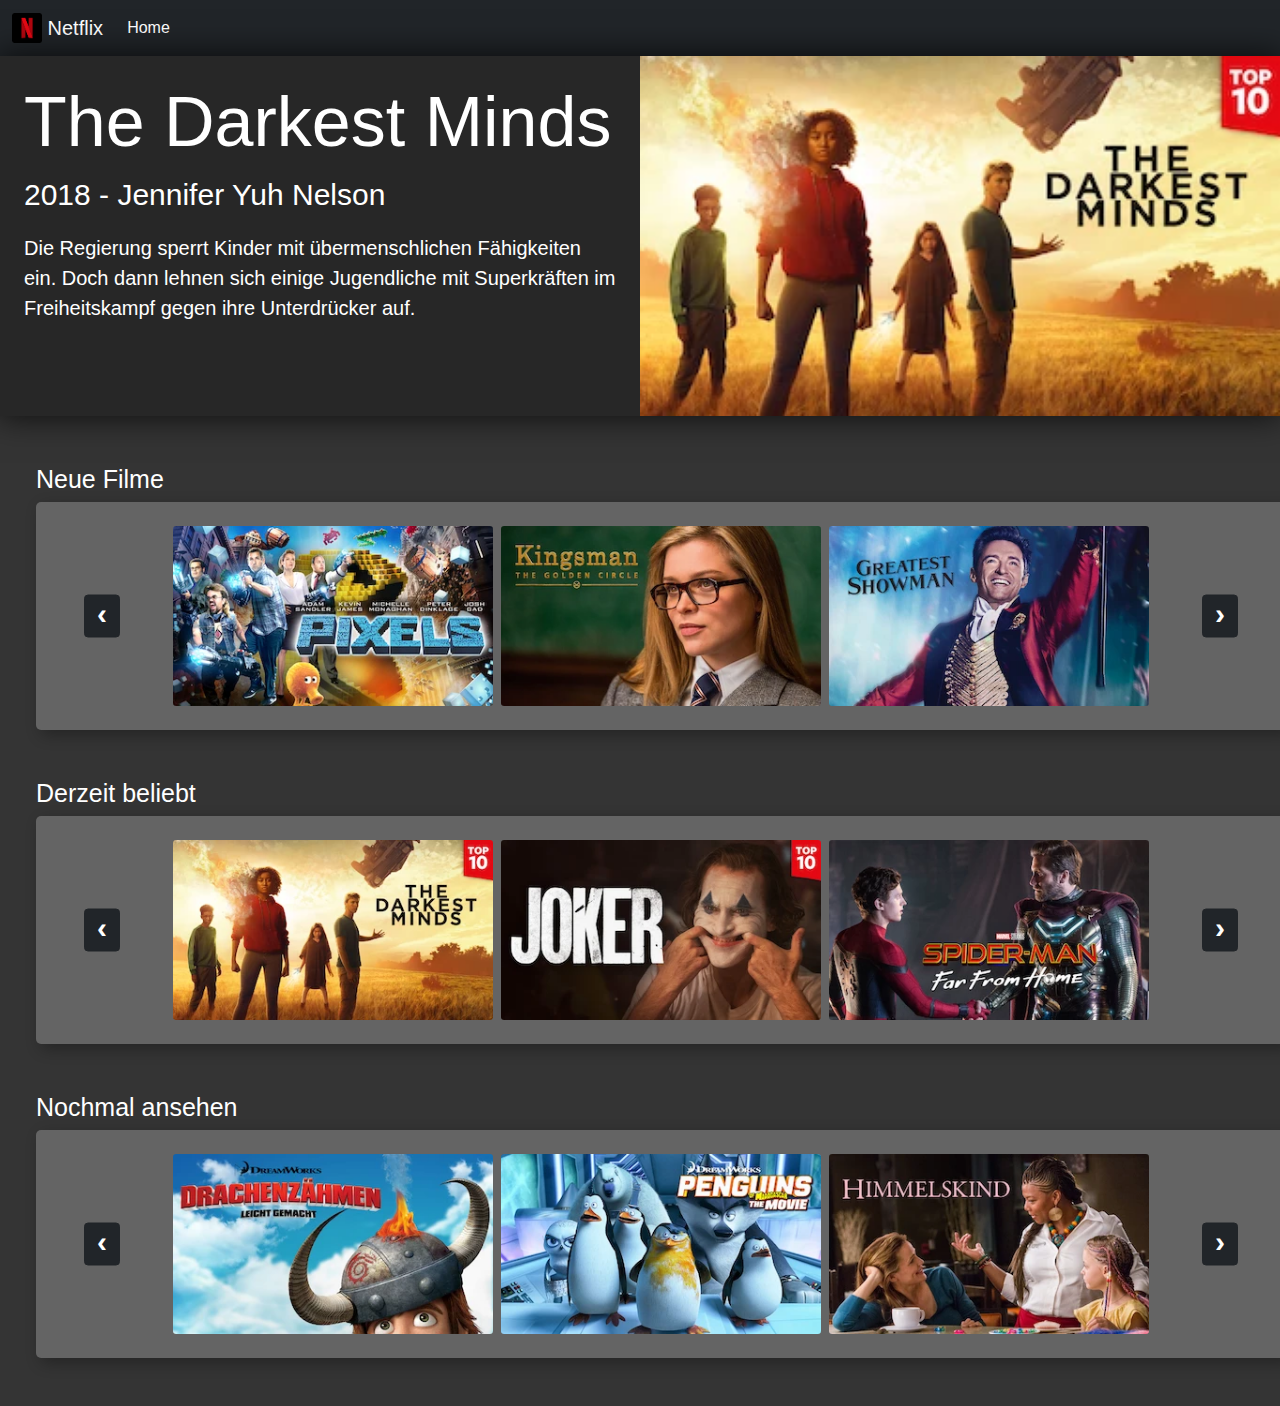
<file: index.html>
<!doctype html>
<html lang="en">

<head>
    <meta charset="utf-8">
    <meta name="viewport" content="width=device-width, initial-scale=1">
    <title>Netflix Home</title>

    <link rel="stylesheet" href="css/bootstrap.min.css">
    <link rel="stylesheet" href="css/index.css">
</head>

<body>

    <!-- Navigation Bar -->
    <nav class="navbar navbar-expand-lg navbar-dark bg-dark">
        <div class="container-fluid">
            <a class="navbar-brand" href="#">
                <img src="img/netflix_icon.png" alt="Logo" width="30" height="30" class="d-inline-block align-top">
                Netflix
            </a>
            <button class="navbar-toggler" type="button" data-bs-toggle="collapse"
                data-bs-target="#navbarSupportedContent" aria-controls="navbarSupportedContent" aria-expanded="false"
                aria-label="Toggle navigation">
                <span class="navbar-toggler-icon"></span>
            </button>
            <div class="collapse navbar-collapse" id="navbarSupportedContent">
                <ul class="navbar-nav me-auto mb-2 mb-lg-0">
                    <li class="nav-item">
                        <a class="nav-link active" aria-current="page" href="#">Home</a>
                    </li>
                </ul>
            </div>
        </div>
    </nav>

    <!-- Movie Preview Banner -->
    <div class="preview-main position-relative d-flex mb-5" data-bind="with: previewMovie">
        <div class="preview-content position-relative p-4">
            <h1 data-bind="text: name"></h1>
            <p data-bind="text: year + ' - ' + director" class="preview-info"></p>
            <p data-bind="text: description" class="preview-description"></p>
        </div>
        <img data-bind="attr: {src: url}" class="preview-image">
    </div>

    <!-- All Movie Lists -->
    <section class="container-xxl position-relative" data-bind="foreach: lists">

        <!-- Single Movie List -->
        <div class="m-4 mb-5 container-movies">
            <h2 class="list-header" data-bind="text: name"></h2>

            <!-- Carousel -->
            <div data-bind="attr: { id: 'movies-' + $index() }"
                class="carousel-container carousel slide position-relative" data-bs-ride="carousel"
                data-bs-interval="false">

                <!-- Carousel Controls -->
                <button class="mx-5 carousel-button btn btn-dark position-absolute start-0 top-50 translate-middle-y"
                    type="button" data-bind="attr: { 'data-bs-target': '#movies-' + $index() }" data-bs-slide="prev">
                    <span class="carousel-arrow fw-bold" aria-hidden="true">&lsaquo;</span>
                </button>
                <button class="mx-5 carousel-button btn btn-dark position-absolute end-0 top-50 translate-middle-y"
                    type="button" data-bind="attr: { 'data-bs-target': '#movies-' + $index() }" data-bs-slide="next">
                    <span class="carousel-arrow fw-bold" aria-hidden="true">&rsaquo;</span>
                </button>

                <!-- Carousel Content -->
                <div class="carousel-inner py-4 px-3" data-bind="foreach: movieSets">
                    <!-- Movie Set (3 movies per slide) -->
                    <div class="carousel-item" data-bind="css: { active: $index() == 0}">
                        <div class="d-flex justify-content-center" data-bind="foreach: $data">

                            <!-- Single movie -->
                            <div data-bind="if: $data">
                                <div class="mx-1">
                                    <img data-bind="attr: {src: url}, event: { mouseover: function(){ $root.selectPreviewMovie($parentContext.$parentContext.$index() + '-' + ($parentContext.$index() * 3 + $index())); } }, click:  function(){ $root.selectClickedMovie($parentContext.$parentContext.$index() + '-' + ($parentContext.$index() * 3 + $index())); }"
                                        data-bs-toggle="modal" data-bs-target="#exampleModal"
                                        class="movie-image rounded-1">
                                </div>
                            </div>
                            <div data-bind="if: !$data">
                                <div class="mx-1">
                                    <div class="movie-image-placeholder"></div>
                                </div>
                            </div>

                        </div>
                    </div>
                </div>

            </div>
        </div>
    </section>

    <!-- Modal -->
    <div class="modal fade" id="exampleModal" tabindex="-1" aria-labelledby="exampleModalLabel" aria-hidden="true">
        <div class="modal-dialog modal-lg">
            <div class="modal-content bg-dark">

                <!-- Modal Header -->
                <div class="modal-header bg-dark">
                    <h2 class="modal-title" id="exampleModalLabel">Detailansicht</h2>
                    <button type="button" class="btn-close" data-bs-dismiss="modal" aria-label="Close"></button>
                </div>

                <!-- Modal Body -->
                <div class="modal-body">
                    <div class="main-preview" data-bind="with: clickedMovie">
                        <img data-bind="attr: {src: url}" class="modal-img">
                        <div class="modal-info">
                            <h4>Filmtitel<span data-bind="text: name"></span></h4>
                        </div>
                        <div class="modal-info">
                            <h4>Regisseur<span data-bind="text: director"></span></h4>
                        </div>
                        <div class="modal-info">
                            <h4>Erscheinungsjahr<span data-bind="text: year"></span></h4>
                        </div>
                        <div class="modal-info">
                            <h4>Darsteller
                                <div data-bind="foreach: actors">
                                    <span data-bind="text: $data"></span>
                                </div>
                            </h4>
                        </div>
                        <div class="modal-info">
                            <h4>Kurzbeschreibung<span data-bind="text: description"></span></h4>
                        </div>
                    </div>

                    <!-- Modal Footer -->
                    <div class="modal-footer">
                        <button type="button" class="btn btn-secondary" data-bs-dismiss="modal">Zurück</button>
                    </div>

                </div>
            </div>
        </div>
    </div>

    <script type='text/javascript' src='js/bootstrap.min.js'></script>
    <script type='text/javascript' src='js/knockout-3.5.1.js'></script>
    <script type="text/javascript" src="js/index.js"></script>
</body>

</html>
</file>
<file: css/index.css>
body {
    background-color: rgba(0, 0, 0, 0.795);
    font-family: Roboto, sans-serif;
    color: white;
}

/* Movie CSS */

.movie-image {
    width: 320px;
    height: 180px;
    transition: box-shadow 0.5s;
    cursor: pointer;
}

.movie-image:hover {
    box-shadow: 3px 3px 4px 2px rgba(0, 0, 0, 0.4);
    transition: box-shadow 0.5s;
}

.movie-image-placeholder {
    width: 320px;
    height: 180px;
}

.list-header {
    font-size: 25px;
}

/* Carousel CSS */

.container-movies {
    width: 1250px;
}

.carousel-arrow {
  color: white;
  background-color: transparent;
  font-size: 30px;
  line-height: 0.8;
}

.carousel-button {
    z-index: 1;
}

.carousel-container {
    color: white;
    background: #646464;
    border-radius: 5px;
    box-shadow: 5px 5px 15px 0px rgba(0, 0, 0, 0.3);
}

/* Movie Preview CSS */

.preview-main {
    width: 100%;
    min-height: 250px;
    max-height: 600px;
    box-shadow: 0px 0px 30px 2px rgba(0, 0, 0, 0.7);
}

.preview-main h1 {
    font-size: 70px;
}

.preview-image {
    width: 50%;
}

.preview-info {
    font-size: 30px;
}

.preview-description {
    font-size: 20px;
}

.preview-content {
    width: 50%;
    color: white;
    background-color: #272727;
}

/* Modal CSS */

.modal-img{
    width: 40%;
    position: absolute;
    right: 15px;
}

.modal-info h4{
    font-size: 22px;
    font-weight: bold;
    padding-bottom: 5px;
}

.modal-info span{
    font-size: 20px;
    font-weight: normal;
    display: block;
}
</file>
